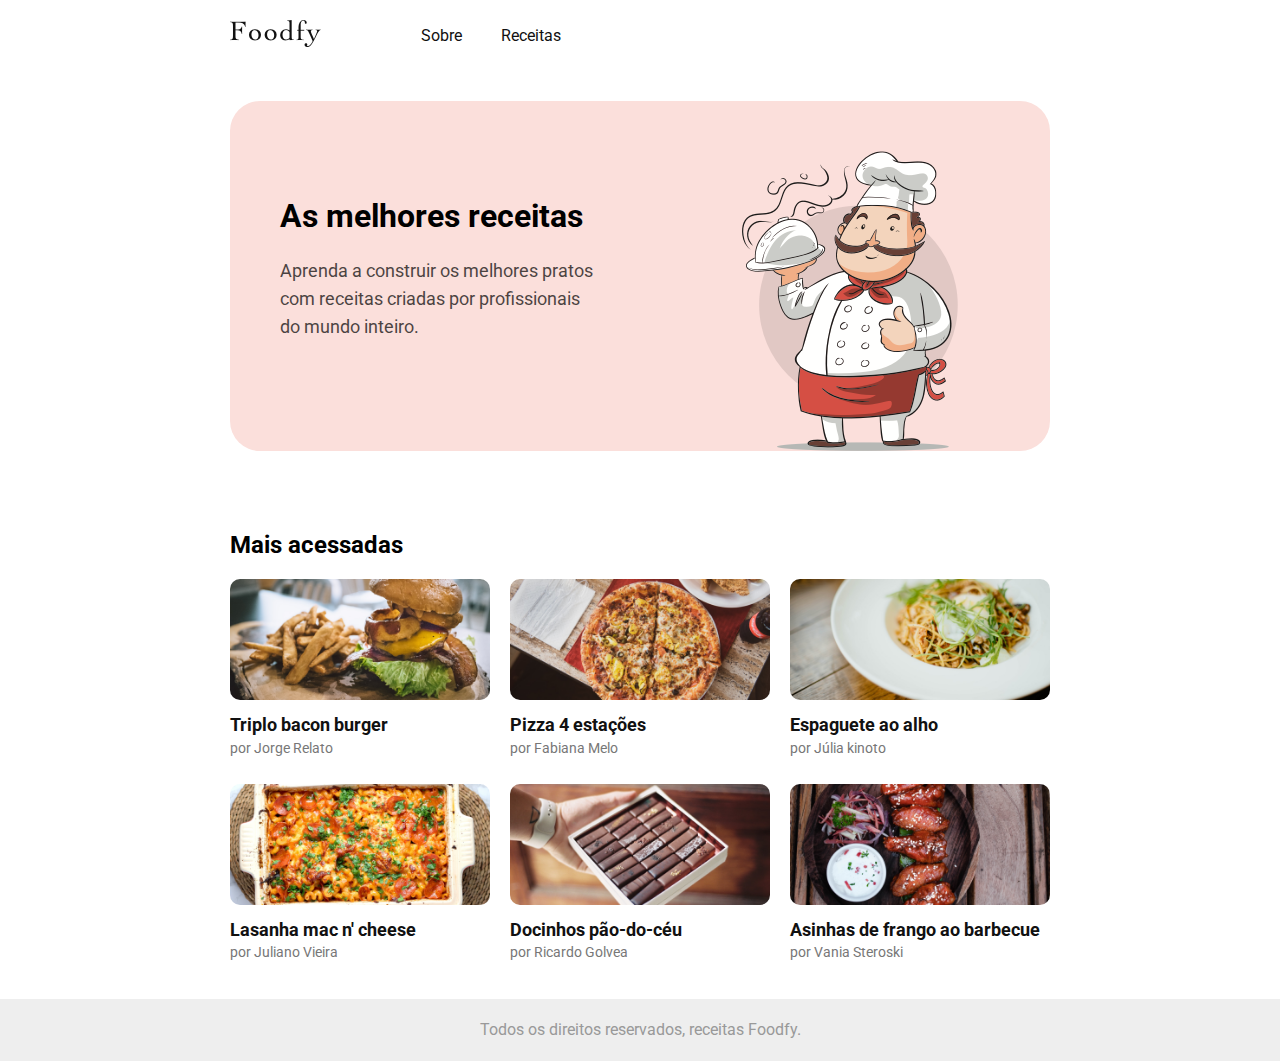
<file: index.html>
<!DOCTYPE html>
<html lang="pt-br">

<head>
    <meta charset="UTF-8">
    <meta name="viewport" content="width=device-width, initial-scale=1.0">
    <meta name="author" content="Daywison Silva">
    <meta name="description" content="O maior site de receitas culinárias do mundo.">
    <link rel="stylesheet" href="CSS/style.css">
    <title>Foodfy</title>
</head>

<body>
    <header class="header">
        <div class="div-header">
            <a href="index.html"><img src="layouts/assets/logo.png" alt="logotipo foodfy"></a>
        </div>
        <nav class="header-nav">
            <ul class="header-nav-ul">
                <li><a href="sobre.html">Sobre</a></li>
                <li><a href="receitas.html">Receitas</a></li>
            </ul>
        </nav>
    </header>
    <main>
        <section class="main-section-one">
            <div class="section-one-container">
                <div>
                    <h1>As melhores receitas</h1>
                    <p>Aprenda a construir os melhores pratos com receitas criadas por profissionais do mundo inteiro.
                    </p>
                </div>
                <div>
                    <img src="layouts/assets/chef.png" alt="logo do chef de cozinha">
                </div>
            </div>
        </section>
        <section class="main-section-two">
            <h2>Mais acessadas</h2>
            <div class="section-two-container">
                <div class="card">
                    <img src="layouts/assets/0.png" alt="triplo bacon burger">
                    <h3 class="title-card">Triplo bacon burger</h3>
                    <p class="subtitle-card">por Jorge Relato</p>
                </div>

                <div class="card">
                    <img src="layouts/assets/1.png" alt="pizza quatro estações">
                    <h3 class="title-card">Pizza 4 estações</h3>
                    <p class="subtitle-card">por Fabiana Melo</p>
                </div>

                <div class="card">
                    <img src="layouts/assets/2.png" alt="espaguete ao alho">
                    <h3 class="title-card">Espaguete ao alho</h3>
                    <p class="subtitle-card">por Júlia kinoto</p>
                </div>

                <div class="card">
                    <img src="layouts/assets/3.png" alt="lasanha mac n' cheese">
                    <h3 class="title-card">Lasanha mac n' cheese</h3>
                    <p class="subtitle-card">por Juliano Vieira</p>
                </div>

                <div class="card">
                    <img src="layouts/assets/4.png" alt="doces pão do céu">
                    <h3 class="title-card">Docinhos pão-do-céu</h3>
                    <p class="subtitle-card">por Ricardo Golvea</p>
                </div>

                <div class="card">
                    <img src="layouts/assets/5.png" alt="asinhas de frango">
                    <h3 class="title-card">Asinhas de frango ao barbecue</h3>
                    <p class="subtitle-card">por Vania Steroski</p>
                </div>
            </div>
        </section>
    </main>
    <div class="modal-container close">
        <div class="modal">
            <div>
                <div>
                    <img  alt="imagem da receita" id="imagem-modal">
                </div>
                <h3 id="title-modal"></h3>
                <p id="subtitle-modal"></p>
            </div>
            <div>
                <p id="fechar">Fechar modal</p>
            </div>
        </div>
    </div>
    <footer>
        <p>Todos os direitos reservados, receitas Foodfy.</p>
    </footer>
    <script src="JS/script.js"></script>
</body>

</html>
</file>
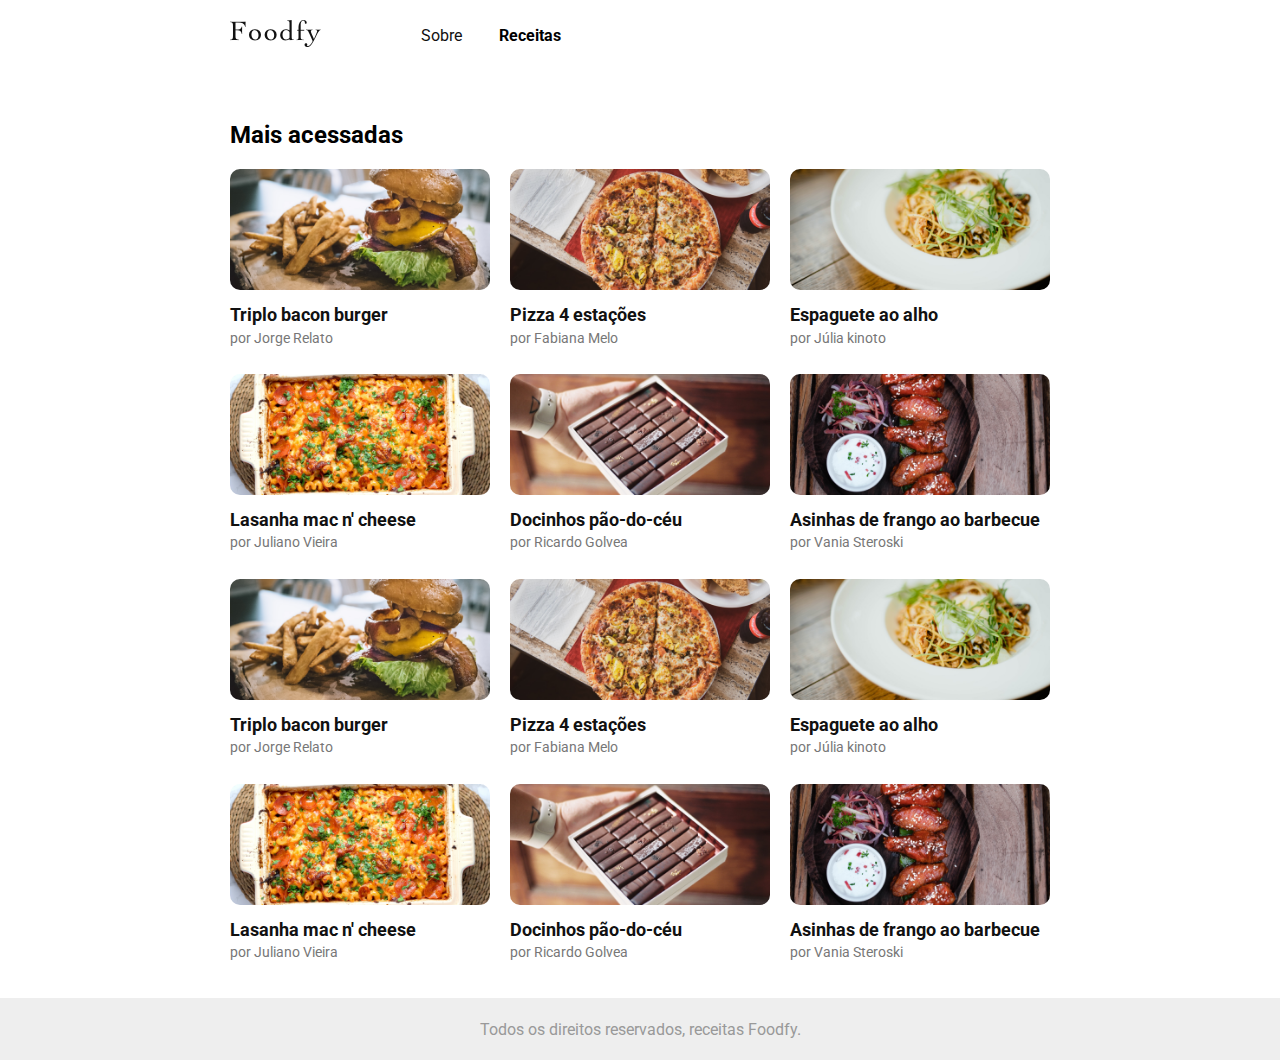
<file: receitas.html>
<!DOCTYPE html>
<html lang="pt-br">

<head>
    <meta charset="UTF-8">
    <meta name="viewport" content="width=device-width, initial-scale=1.0">
    <link rel="stylesheet" href="CSS/style.css">
    <link rel="stylesheet" href="CSS/style-receitas.css">
    <title>Foodfy</title>
</head>

<body>
    <header class="header">
        <div class="div-header">
            <a href="index.html"><img src="layouts/assets/logo.png" alt="logotipo foodfy"></a>
        </div>
        <nav class="header-nav">
            <ul class="header-nav-ul">
                <li><a href="sobre.html">Sobre</a></li>
                <li><a href="receitas.html">Receitas</a></li>
            </ul>
        </nav>
    </header>
    <main>

        <section class="main-section-two">
            <h2>Mais acessadas</h2>
            <div class="section-two-container">
                <div class="card">
                    <img src="layouts/assets/0.png" alt="triplo bacon burger">
                    <h3 class="title-card">Triplo bacon burger</h3>
                    <p class="subtitle-card">por Jorge Relato</p>
                </div>

                <div class="card">
                    <img src="layouts/assets/1.png" alt="pizza quatro estações">
                    <h3 class="title-card">Pizza 4 estações</h3>
                    <p class="subtitle-card">por Fabiana Melo</p>
                </div>

                <div class="card">
                    <img src="layouts/assets/2.png" alt="espaguete ao alho">
                    <h3 class="title-card">Espaguete ao alho</h3>
                    <p class="subtitle-card">por Júlia kinoto</p>
                </div>

                <div class="card">
                    <img src="layouts/assets/3.png" alt="lasanha mac n' cheese">
                    <h3 class="title-card">Lasanha mac n' cheese</h3>
                    <p class="subtitle-card">por Juliano Vieira</p>
                </div>

                <div class="card">
                    <img src="layouts/assets/4.png" alt="doces pão do céu">
                    <h3 class="title-card">Docinhos pão-do-céu</h3>
                    <p class="subtitle-card">por Ricardo Golvea</p>
                </div>

                <div class="card">
                    <img src="layouts/assets/5.png" alt="asinhas de frango">
                    <h3 class="title-card">Asinhas de frango ao barbecue</h3>
                    <p class="subtitle-card">por Vania Steroski</p>
                </div>
                <div class="card">
                    <img src="layouts/assets/6.png" alt="triplo bacon burger">
                    <h3 class="title-card">Triplo bacon burger</h3>
                    <p class="subtitle-card">por Jorge Relato</p>
                </div>

                <div class="card">
                    <img src="layouts/assets/7.png" alt="pizza quatro estações">
                    <h3 class="title-card">Pizza 4 estações</h3>
                    <p class="subtitle-card">por Fabiana Melo</p>
                </div>

                <div class="card">
                    <img src="layouts/assets/8.png" alt="espaguete ao alho">
                    <h3 class="title-card">Espaguete ao alho</h3>
                    <p class="subtitle-card">por Júlia kinoto</p>
                </div>

                <div class="card">
                    <img src="layouts/assets/9.png" alt="lasanha mac n' cheese">
                    <h3 class="title-card">Lasanha mac n' cheese</h3>
                    <p class="subtitle-card">por Juliano Vieira</p>
                </div>

                <div class="card">
                    <img src="layouts/assets/10.png" alt="doces pão do céu">
                    <h3 class="title-card">Docinhos pão-do-céu</h3>
                    <p class="subtitle-card">por Ricardo Golvea</p>
                </div>

                <div class="card">
                    <img src="layouts/assets/11.png" alt="asinhas de frango">
                    <h3 class="title-card">Asinhas de frango ao barbecue</h3>
                    <p class="subtitle-card">por Vania Steroski</p>
                </div>
            </div>
        </section>
    </main>
    <div class="modal-container close">
        <div class="modal">
            <div>
                <div>
                    <img  alt="imagem da receita" id="imagem-modal">
                </div>
                <h3 id="title-modal"></h3>
                <p id="subtitle-modal"></p>
            </div>
            <div>
                <p id="fechar">Fechar modal</p>
            </div>
        </div>
    </div>
    <footer>
        <p>Todos os direitos reservados, receitas Foodfy.</p>
    </footer>
    <script src="JS/script.js"></script>
</body>

</html>
</file>
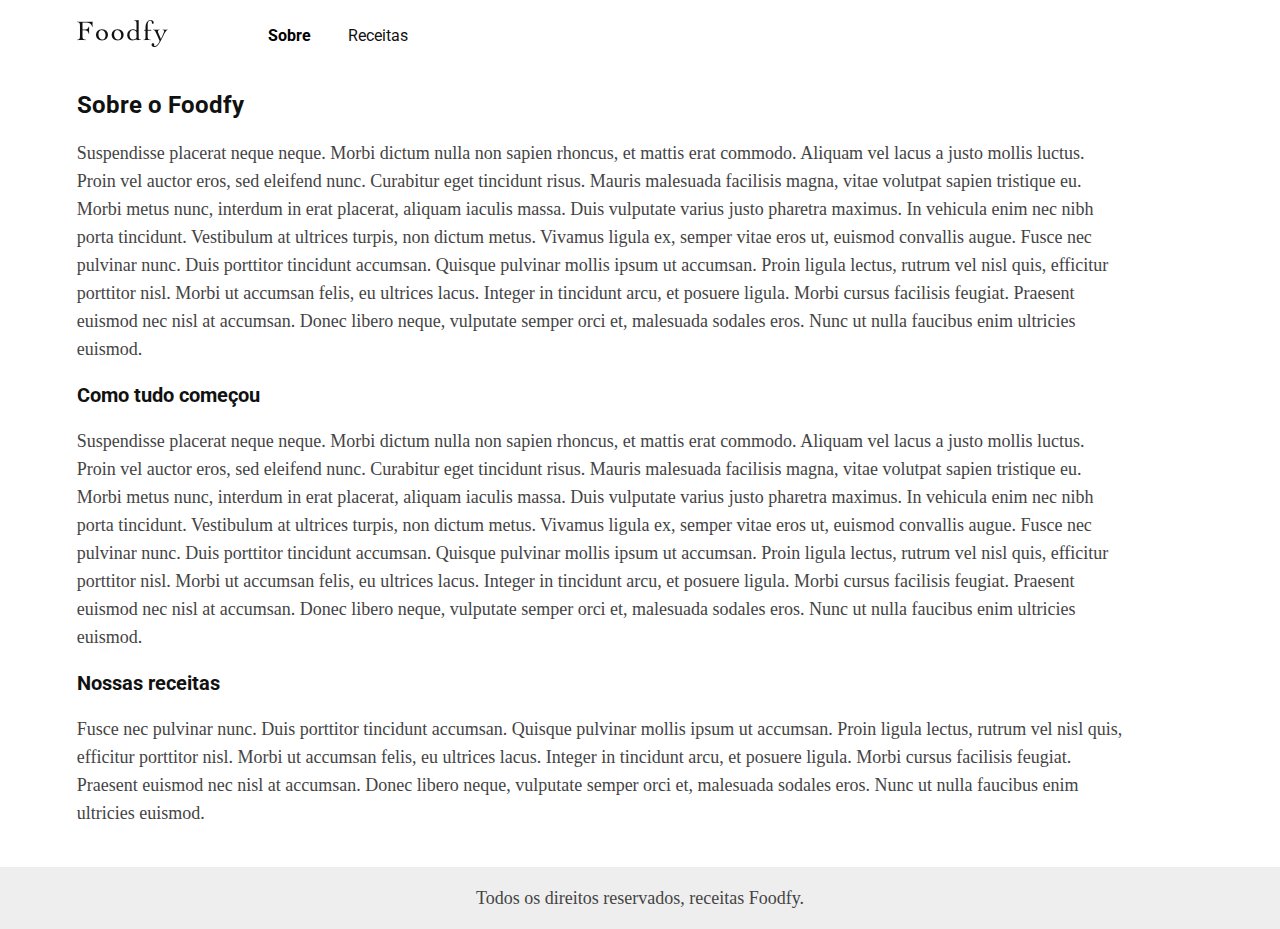
<file: sobre.html>
<!DOCTYPE html>
<html lang="pt-br">

<head>
    <meta charset="UTF-8">
    <meta name="viewport" content="width=device-width, initial-scale=1.0">
    <link rel="stylesheet" href="CSS/style.css">
    <link rel="stylesheet" href="CSS/style-sobre.css">
    <title>Foodfy</title>
</head>

<body>
    <main>
        <header class="header">
            <div class="div-header">
                <a href="index.html"><img src="layouts/assets/logo.png" alt="logotipo foodfy"></a>
            </div>
            <nav class="header-nav">
                <ul class="header-nav-ul">
                    <li><a href="sobre.html">Sobre</a></li>
                    <li><a href="receitas.html">Receitas</a></li>
                </ul>
            </nav>
        </header>

        <article>
            <h2>Sobre o Foodfy</h2>
            <p>
                Suspendisse placerat neque neque. Morbi dictum nulla non sapien rhoncus, et mattis erat commodo. Aliquam
                vel lacus a justo mollis luctus. Proin vel auctor eros, sed eleifend nunc. Curabitur eget tincidunt
                risus. Mauris malesuada facilisis magna, vitae volutpat sapien tristique eu. Morbi metus nunc, interdum
                in erat placerat, aliquam iaculis massa. Duis vulputate varius justo pharetra maximus. In vehicula enim
                nec nibh porta tincidunt. Vestibulum at ultrices turpis, non dictum metus. Vivamus ligula ex, semper
                vitae eros ut, euismod convallis augue.

                Fusce nec pulvinar nunc. Duis porttitor tincidunt accumsan. Quisque pulvinar mollis ipsum ut accumsan.
                Proin ligula lectus, rutrum vel nisl quis, efficitur porttitor nisl. Morbi ut accumsan felis, eu
                ultrices lacus. Integer in tincidunt arcu, et posuere ligula. Morbi cursus facilisis feugiat. Praesent
                euismod nec nisl at accumsan. Donec libero neque, vulputate semper orci et, malesuada sodales eros. Nunc
                ut nulla faucibus enim ultricies euismod.
            </p>
        </article>
        <article>
            <h3>Como tudo começou</h3>
            <p>
                Suspendisse placerat neque neque. Morbi dictum nulla non sapien rhoncus, et mattis erat commodo. Aliquam
                vel lacus a justo mollis luctus. Proin vel auctor eros, sed eleifend nunc. Curabitur eget tincidunt
                risus. Mauris malesuada facilisis magna, vitae volutpat sapien tristique eu. Morbi metus nunc, interdum
                in erat placerat, aliquam iaculis massa. Duis vulputate varius justo pharetra maximus. In vehicula enim
                nec nibh porta tincidunt. Vestibulum at ultrices turpis, non dictum metus. Vivamus ligula ex, semper
                vitae eros ut, euismod convallis augue.

                Fusce nec pulvinar nunc. Duis porttitor tincidunt accumsan. Quisque pulvinar mollis ipsum ut accumsan.
                Proin ligula lectus, rutrum vel nisl quis, efficitur porttitor nisl. Morbi ut accumsan felis, eu
                ultrices lacus. Integer in tincidunt arcu, et posuere ligula. Morbi cursus facilisis feugiat. Praesent
                euismod nec nisl at accumsan. Donec libero neque, vulputate semper orci et, malesuada sodales eros. Nunc
                ut nulla faucibus enim ultricies euismod.
            </p>
        </article>
        <article>
            <h3>Nossas receitas</h3>
            <p>
                Fusce nec pulvinar nunc. Duis porttitor tincidunt accumsan. Quisque pulvinar mollis ipsum ut accumsan.
                Proin ligula lectus, rutrum vel nisl quis, efficitur porttitor nisl. Morbi ut accumsan felis, eu
                ultrices lacus. Integer in tincidunt arcu, et posuere ligula. Morbi cursus facilisis feugiat. Praesent
                euismod nec nisl at accumsan. Donec libero neque, vulputate semper orci et, malesuada sodales eros. Nunc
                ut nulla faucibus enim ultricies euismod.
            </p>
        </article>
    </main>
    <footer>
        <p>Todos os direitos reservados, receitas Foodfy.</p>
    </footer>
</body>

</html>
</file>
<file: CSS/style.css>
@import url('https://fonts.googleapis.com/css2?family=Roboto:wght@400;700&display=swap');
body, html, ul, ol {
    margin: 0;
    padding: 0;
    font-family: 'Roboto', sans-serif;
}

a:link {
    color: #111111;
    text-decoration: none;
    font-size: 16px;
}

h1 {
    font-size: 32px;
}

h2 {
    font-size: 24px;
}

h3 {
    font-size: 18px;
    color: #111111;
}

.header {
    padding: 20px 230px;
    width: 100%;
    box-sizing: border-box;
    display: flex;
    align-items: center;
}

.header-nav-ul {
    margin-left: 100px;
    list-style: none;
    display: flex;
    width: 140px;
    justify-content: space-between;
}

.header-nav-ul li a {
    color: #111111;
}

.main-section-one {
    width: 100%;
    padding: 30px 230px;
    box-sizing: border-box;
}

.section-one-container {
    background-color: #FBDFDB;
    padding-top: 50px;
    box-sizing: border-box;
    border-radius: 30px;
    display: flex;
    justify-content: space-around;
    align-items: center;
    flex-wrap: wrap;
}

.section-one-container div:nth-child(1) {
    width: 320px;
    display: block;
    align-self: flex-start;
    margin-top: 25px;
}

.section-one-container div:nth-child(1) p {
    opacity: 0.7;
    font-size: 18px;
    line-height: 28px;
}

.section-one-container div:nth-child(2) {
    width: 300px;
}

.section-one-container div:nth-child(2) img {
    display: block;
    margin: auto;
}

.main-section-two {
    width: 100%;
    padding: 30px 230px;
    box-sizing: border-box;
    overflow: hidden;
}

.section-two-container {
    display: grid;
    grid-template-columns: repeat(3, 1fr);
    justify-items: center;
    gap: 20px 20px;
}

.main-section-two .card {
    width: 100%;
    cursor: pointer;
}

.main-section-two .card:hover{
    background-color: white;
    border-radius: 16px;
    transform: scale(1.05);
    transition: transform .2s linear;
}

.main-section-two .card img {
    /* display: inline-block; */
    width: 100%;
    text-align: center;
    margin: 0px auto;
    border-radius: 10px;
}

.main-section-two .card .subtitle-card {
    line-height: 0.3;
    color: #777777;
    font-size: 14px;
}

.main-section-two .card .title-card {
    line-height: 0.3;
}

.modal-container {
    width: 100%;
    height: 100vh;
    position: fixed;
    background-color: rgba(0, 0, 0, 0.551);
    top: 0;
    left: 0;
    display: flex;
    justify-content: center;
    align-items: center;
}
.blur{
    filter: blur(4px);
}

.modal {
    width: 80%;
    height: 80vh;
    background-color: white;
    max-width: 660px;
    max-height: 413px;
    border-radius: 16px;
    display: flex;
    flex-direction: column;
    align-items: center;
}

.modal div:nth-child(1) {
    flex-direction: column;
    display: flex;
    align-items: center;
    height: 80%;
    justify-items: center;
    width: 100%;
    line-height: 0;
}
.modal div:nth-child(1) h3{
    margin: 30px 0 8px 0;
}

.modal div:nth-child(1) div {
    width: 90%;
    height: 65%;
    margin-top: 5%;
}

.modal div:nth-child(1) div img {
    width: 100%;
    object-fit: cover;
    object-position: top center;
    height: 100%;
    border-radius: 15px;
}

#title-modal {
    font-family: 'Roboto', sans-serif;
    font-size: 24px;
    line-height: 1;
    color: #111111;
    text-align: center;
    font-weight: normal;
}

#subtitle-modal {
    font-family: 'Roboto', sans-serif;
    font-size: 18px;
    color: #777777;
    text-align: center;
    margin-top: 10px;
}

.modal div:nth-child(2) p {
    font-family: 'Roboto', sans-serif;
    font-size: 16px;
    color: #999999;
    margin-top: 40px;
    cursor: pointer;
}
.close{
    display: none;
    visibility: hidden;
}

footer {
    width: 100%;
    background-color: #EEEEEE;
    color: #999999;
    height: 62px;
    display: flex;
    justify-content: center;
    align-items: center;
    text-align: center;
}

@media (max-width: 1000px) {
    .header {
        padding: 20px 20px;
    }
    .main-section-one {
        padding: 30px 20px;
    }
    .main-section-two {
        padding: 30px 20px;
    }
    .section-two-container {
        display: grid;
        grid-template-columns: repeat(2, 1fr);
    }
}

@media (max-width: 630px) {
    .section-two-container {
        display: grid;
        grid-template-columns: 1fr;
    }
    .section-one-container {
        padding: 0 0 40px 0;
        text-align: center;
    }
}

@media (max-width: 350px) {
    .header-nav-ul {
        margin-left: 40px;
    }
}

@media (min-height: 1300px) {
    footer {
        position: absolute;
        bottom: 0;
    }
}
</file>
<file: CSS/style-receitas.css>
a{
    color: #111111;
}

.header-nav-ul li:nth-child(2) a{
    color: black;
    font-weight: bold;
}
</file>
<file: CSS/style-sobre.css>
.header-nav-ul li:nth-child(1) a {
    color: black;
    text-decoration: none;
    font-size: 16px;
    font-weight: bold;
}
body{
    
    box-sizing: border-box;
}
main{
    padding: 0px 12% 22px 6%;
}
.header{
    padding: 20px 0;
}
a{
    color: #111111;
}
h2{
    color: #111111;
}
h3{
    font-size: 20px;
    color: #111111;
}
p {
    font-family: Roboto-Regular;
    font-size: 18px;
    color: #444444;
    line-height: 28px;
}
</file>
